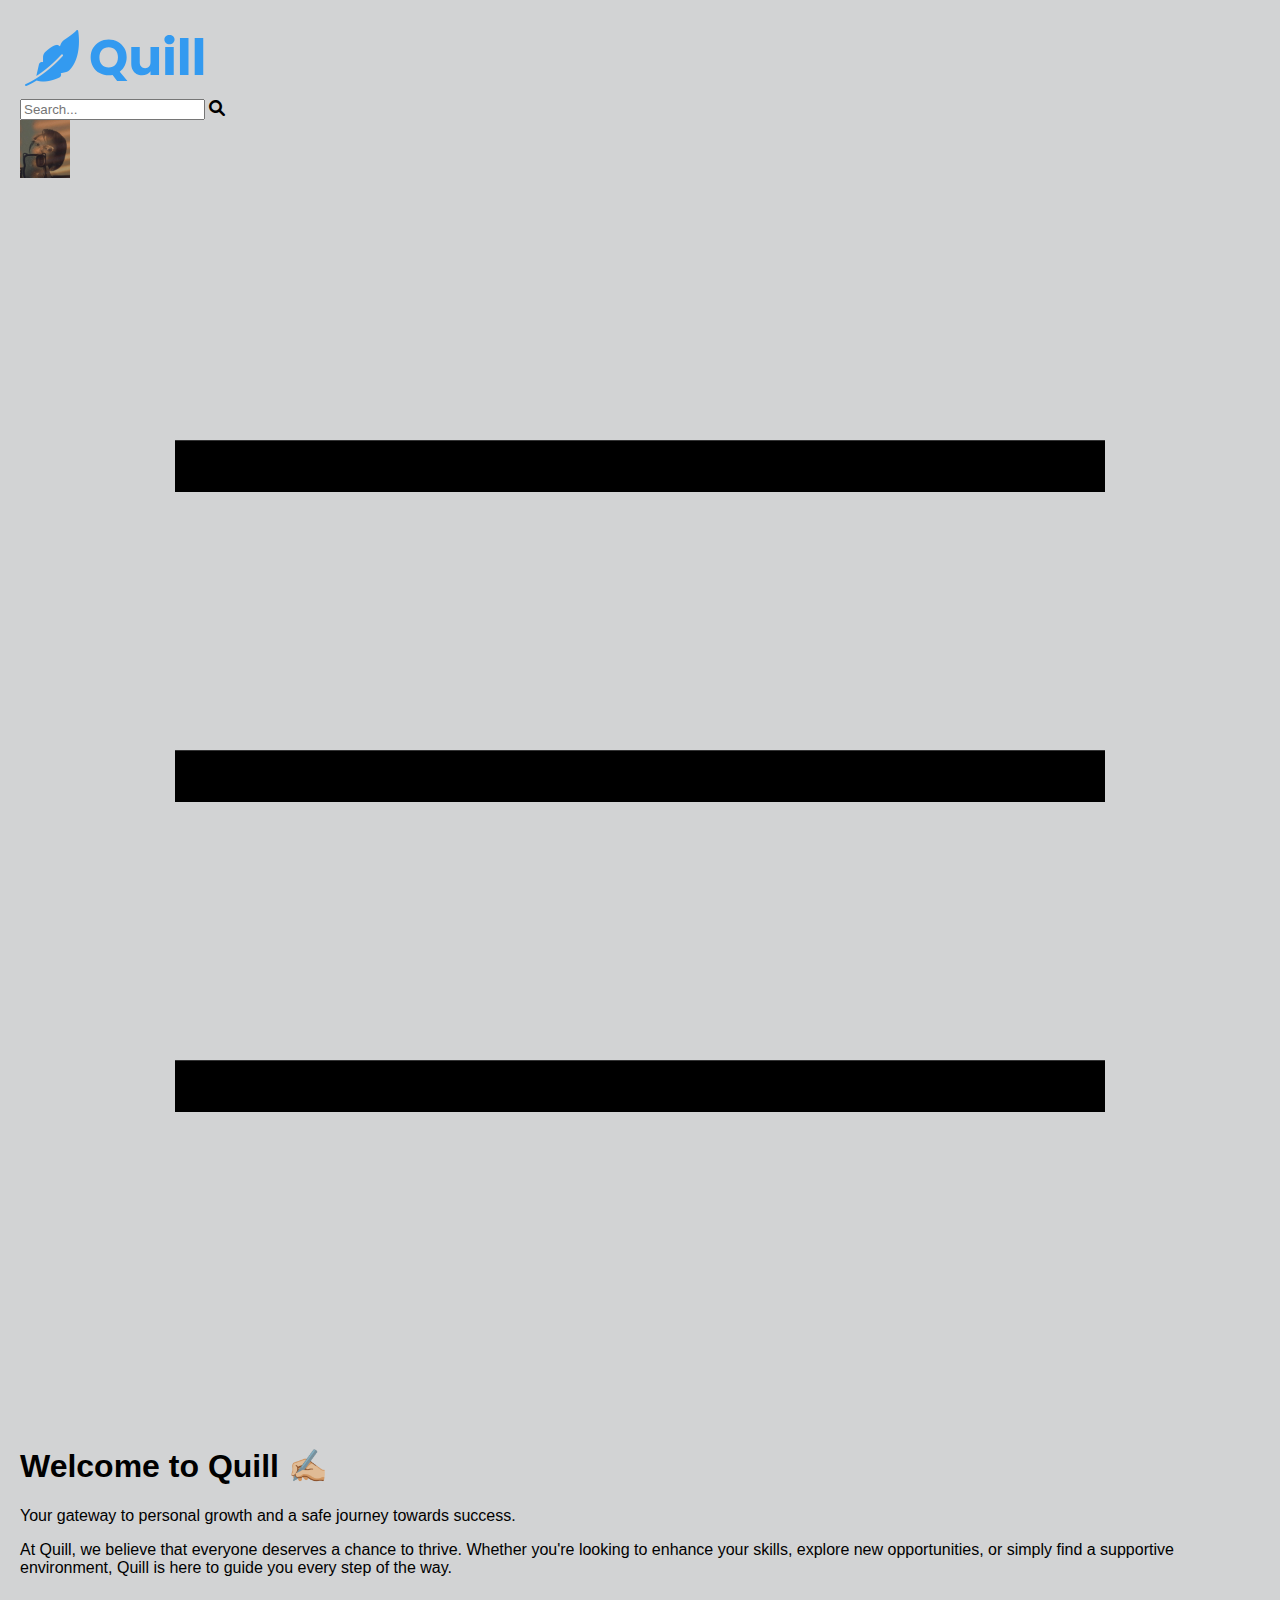
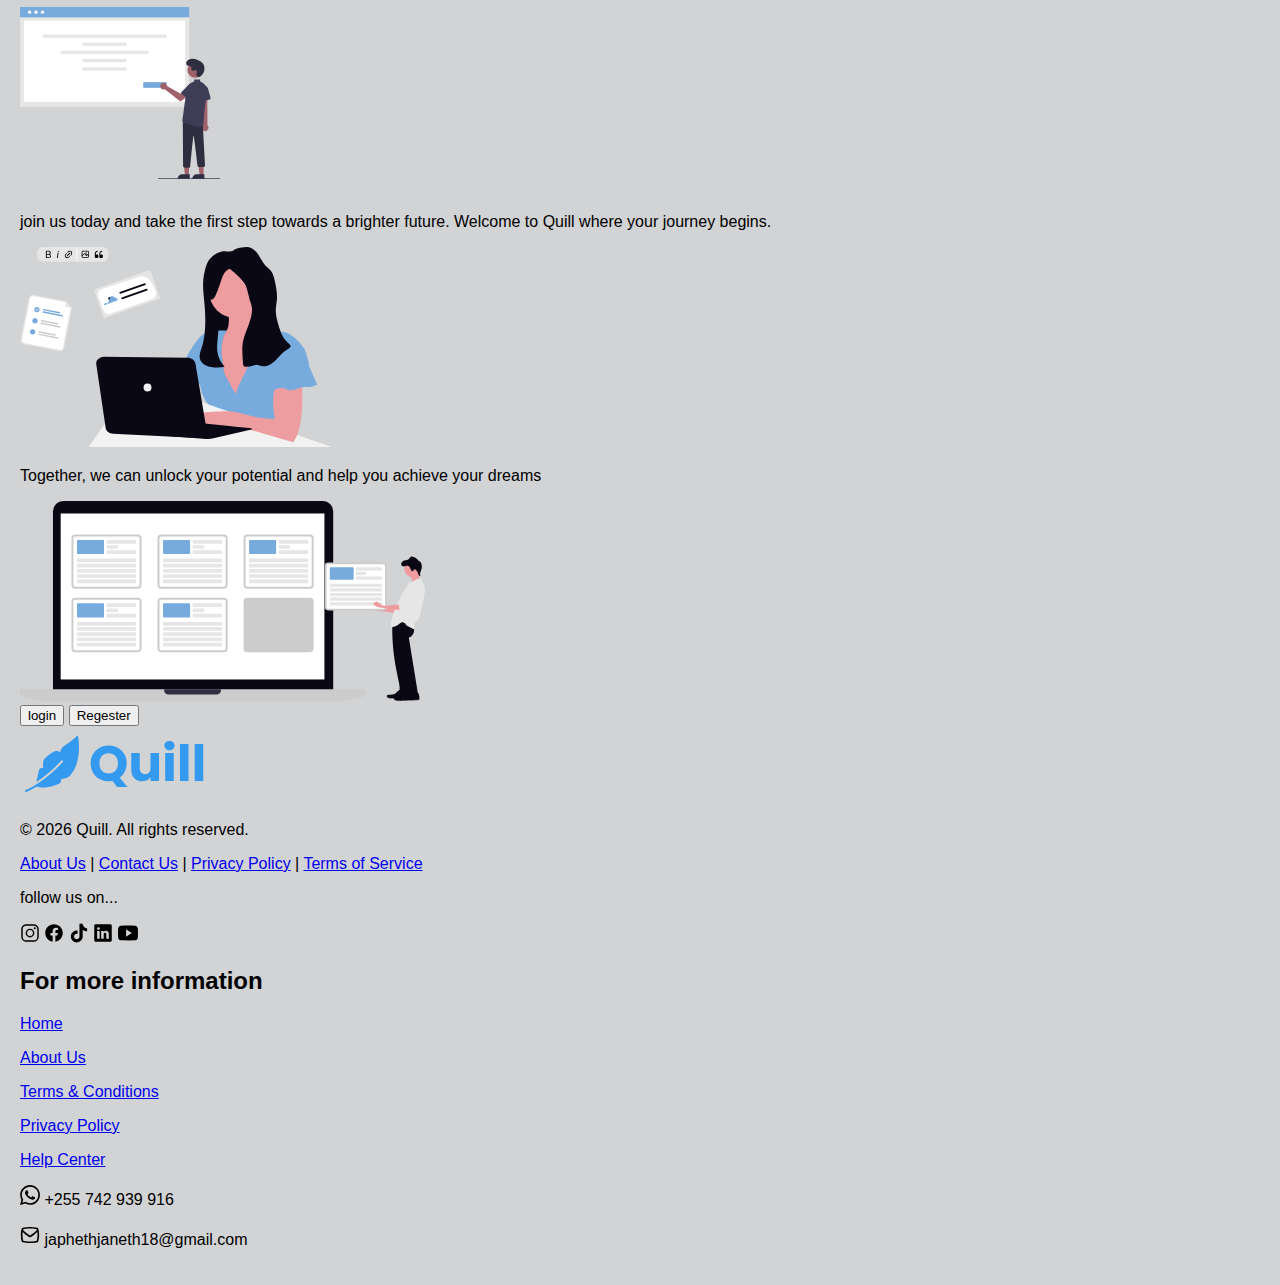
<file: index.html>
<!DOCTYPE html>
<html lang="en">
<head>
    <meta charset="UTF-8">
    <meta name="viewport" content="width=device-width, initial-scale=1.0">
    <link rel="icon" type="image/x-icon" href="images/quill.svg">
    <link rel="stylesheet" href="styles/first-page.css" type="text/css">
    <link rel="stylesheet" href="https://cdnjs.cloudflare.com/ajax/libs/font-awesome/6.0.0/css/all.min.css">
    <title>Quill</title>
</head>
<body>

<header>
    <div class="header">
        <img class="quill" src="images/quill.svg" alt="Quill Logo" id="logo"/>   

        <form action="/search-page" method="get">
            <div class="search-container">
                <input type="text" placeholder="Search..." name="search">
                <i class="fa fa-search"></i>
            </div>

        </form>
                <img id="image" src="images/me.png.jpeg" alt="icon me" width="50">
                <img class="hamburger-menu" src="images/hamburger-menu.svg" alt="Hamburger Menu">
    </div>


</header>

<main id="main">
    <div class="container">
        <div class="row">
            <div class="col text-center">
                <h1>Welcome to Quill ✍🏼</h1>
                <p>Your gateway to personal growth and a safe journey towards success.</p>
            </div>
        </div>

        <div class="row mt-4">
             <p class="graph-one">
                 At Quill, we believe that everyone deserves a chance to thrive. Whether you're looking to enhance your skills, explore new opportunities, or simply find a supportive environment, Quill is here to guide you every step of the way.
            </p>

            <img src="images/features_10.svg" alt="find your path" class="home-images" width="200px" height="200px"/>
        </div>

        <div class="row mt-4">
             <p>
                   join us today and take the first step towards a brighter future. Welcome to Quill  where your journey begins. 
            </p>

            <img src="images/features_9.svg" alt="find your path" class="home-images" height="200px"/>
        </div>

        <div class="row mt-4">
             <p>
                Together, we can unlock your potential and help you achieve your dreams            
            </p>

            <img src="images/features_11.svg" alt="find your path" class="home-images" height="200px"/>
        </div>

        </div>



        <div class="row mt-4">
            <div class="col text-center">
                <a href="login.html" class="button-login"><button>login</button></a>
                <a href="regester.html" class="button-regester"><button>Regester</button></a>
            </div>
        </div>
    </div>



</main>

<footer id="footer">

        <a href="#">
            <img class="Quill" src="images/quill.svg" alt="Quill">
        </a>
    <p>&copy; 2026 Quill. All rights reserved.</p>
        <div>
            <a id="about-policy" href="about-us.html">About Us</a> |
            <a id="about-policy" href="contact-us.html">Contact Us</a> |
            <a id="about-policy" href="privacy-policy.html">Privacy Policy</a> |
            <a id="about-policy" href="terms-of-service.html">Terms of Service</a>
        </div>

        <div>
        <p>follow us on... </p>
            <a class="social-media" href="https://www.instagram.com/janel.otta/"><img src="images/instagram.svg" alt="Instagram" width="20px"></a>
            <a class="social-media" href="https://www.facebook.com/"><img src="images/facebook.svg" alt="Facebook" width="20px"></a>
            <a class="social-media" href="https://www.tiktok.com/"><img src="images/tiktok.svg" alt="TikTok" width="20px"></a>
            <a class="social-media" href="https://www.linkedin.com/"><img src="images/linkedin.svg" alt="LinkedIn" width="20px"></a>
            <a class="social-media" href="https://www.youtube.com/"><img src="images/youtube.svg" alt="YouTube" width="20px"></a>

        </div>    <div id="footer-links">
        <h2>For more information</h2>
        <p><a href="index.html">Home</a></p>
        <p><a href="about-us.html">About Us</a></p>
    </div>

    <div id="legal-links">
        <p><a href="terms-of-service.html">Terms & Conditions</a></p>
        <p><a href="privacy-policy.html">Privacy Policy</a></p>
        <p><a href="help-center.html">Help Center</a></p>
    </div>

    <div id="contact-info">
        <p><a href="https://web.whatsapp.com/"><img src="images/whatsapp_icon.svg" alt="WhatsApp" width="20px"></a> +255 742 939 916</p> 
        <p><a href="mailto:yourname@example.com"><img src="images/envelope2.vsg.svg" alt="Email to us" width="20px"></a> japhethjaneth18@gmail.com</p>
    </div>



</footer>

</body>
</html>
</file>
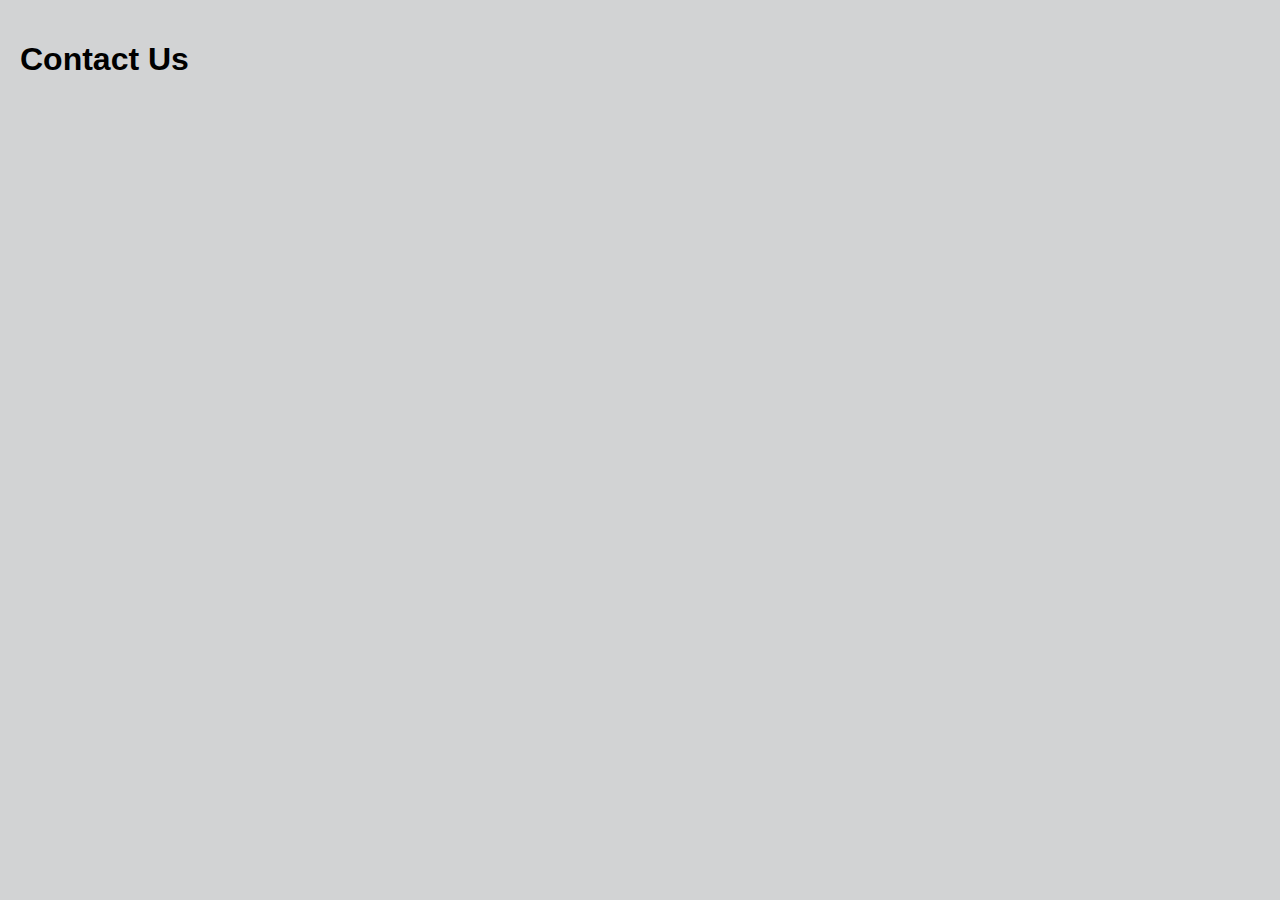
<file: contact-us.html>
<!DOCTYPE html>
<html lang="en">
<head>
    <meta charset="UTF-8">
    <meta name="viewport" content="width=device-width, initial-scale=1.0">
    <link rel="icon" type="image/x-icon" href="images/quill.svg">
    <link rel="stylesheet" href="styles/first-page.css" type="text/css">
    <title>Regester</title>
</head>
<body>
    <h1>Contact Us</h1>
    
</body>
</html>
</file>
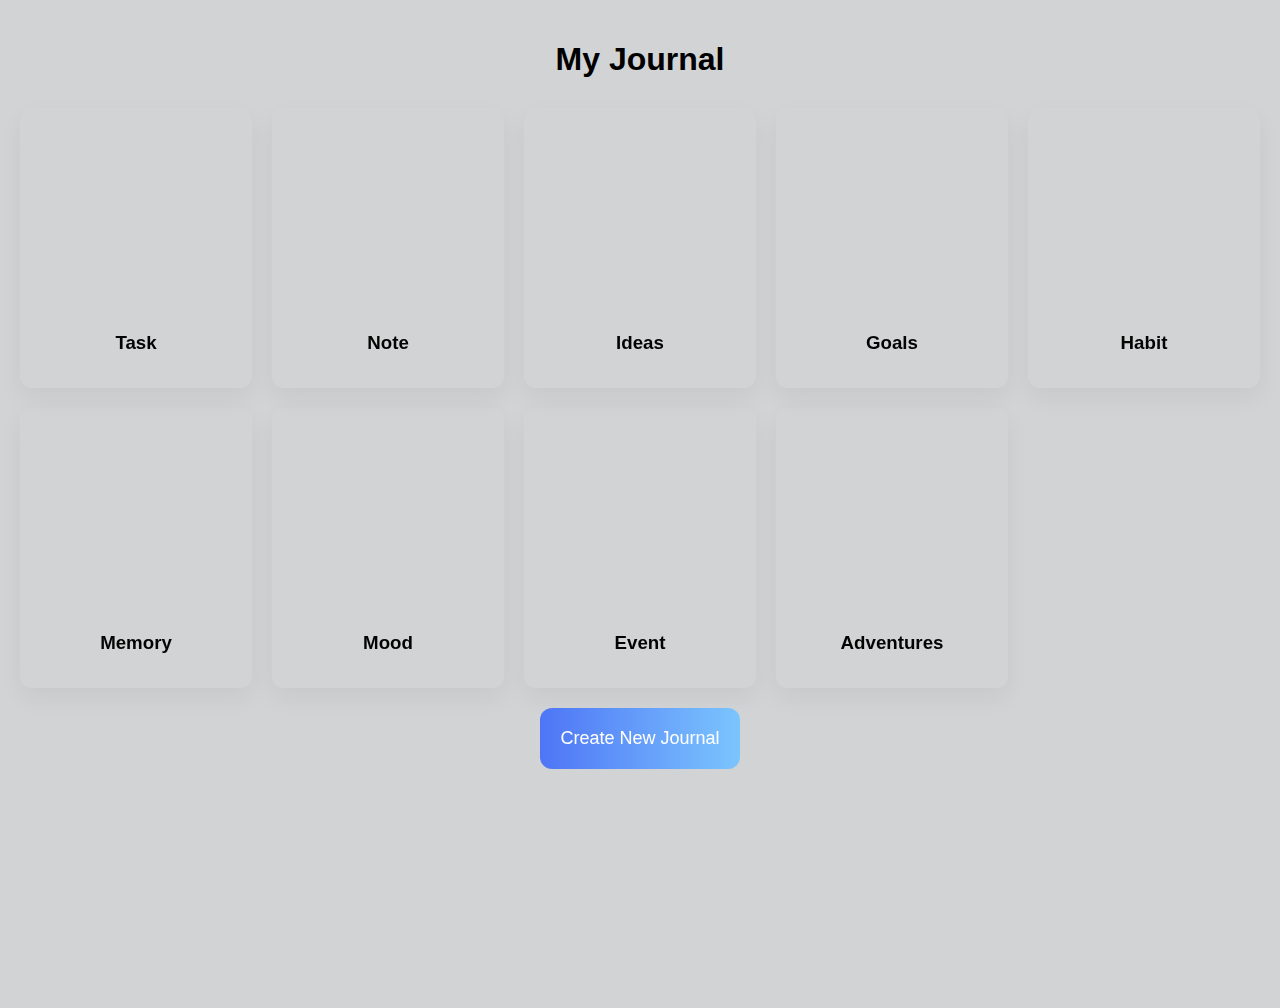
<file: create-journal.html>
<!DOCTYPE html>
<html lang="en">
<head>
    <meta charset="UTF-8">
    <meta name="viewport" content="width=device-width, initial-scale=1.0">
    <link rel="icon" type="image/x-icon" href="images/quill.svg">
    <link rel="stylesheet" href="styles/first-page.css" type="text/css">
    <script src="script.js" defer></script>
    <title>Create journal</title>

</head>
<body>

<h1 class="title">My Journal</h1>

<!-- JOURNAL CARDS -->
<div class="card-container">

  <!-- CARD -->
  <div class="card" onclick="openJournal('Task')">
    <div class="card-inner">
      <div class="card-front">
        <img src="images/tasks.svg" loading="lazy" class="swing-in"/>
        <h3>Task</h3>
      </div>
      <div class="card-back">
        <p>Plan and track your daily tasks and to-do lists.</p>
      </div>
    </div>
  </div>

  <div class="card" onclick="openJournal('Note')">
    <div class="card-inner">
      <div class="card-front">
        <img src="images/notes.svg" loading="lazy" class="swing-in delay-1"/>
        <h3>Note</h3>
      </div>
      <div class="card-back">
        <p>Quick notes, thoughts, and important reminders.</p>
      </div>
    </div>
  </div>

  <div class="card" onclick="openJournal('Ideas')">
    <div class="card-inner">
      <div class="card-front">
        <img src="images/idea.svg" loading="lazy" class="swing-in delay-2"/>
        <h3>Ideas</h3>
      </div>
      <div class="card-back">
        <p>Capture creative ideas before they disappear.</p>
      </div>
    </div>
  </div>

  <div class="card" onclick="openJournal('Goals')">
    <div class="card-inner">
      <div class="card-front">
        <img src="images/goals.svg" loading="lazy" class="swing-in"/>
        <h3>Goals</h3>
      </div>
      <div class="card-back">
        <p>Set goals and track your progress.</p>
      </div>
    </div>
  </div>

  <div class="card" onclick="openJournal('Habit')">
    <div class="card-inner">
      <div class="card-front">
        <img src="images/habit.svg" loading="lazy" class="swing-in delay-1"/>
        <h3>Habit</h3>
      </div>
      <div class="card-back">
        <p>Build and reflect on daily habits.</p>
      </div>
    </div>
  </div>

  <div class="card" onclick="openJournal('Memory')">
    <div class="card-inner">
      <div class="card-front">
        <img src="images/memory.svg" loading="lazy" class="swing-in"/>
        <h3>Memory</h3>
      </div>
      <div class="card-back">
        <p>Write down moments you never want to forget.</p>
      </div>
    </div>
  </div>

  <div class="card" onclick="openJournal('Mood')">
    <div class="card-inner">
      <div class="card-front">
        <img src="images/mood.svg" loading="lazy" class="swing-in"/>
        <h3>Mood</h3>
      </div>
      <div class="card-back">
        <p>Track how you feel emotionally each day.</p>
      </div>
    </div>
  </div>

  <div class="card" onclick="openJournal('Event')">
    <div class="card-inner">
      <div class="card-front">
        <img src="images/events.svg" loading="lazy" class="swing-in"/>
        <h3>Event</h3>
      </div>
      <div class="card-back">
        <p>Document important events and experiences.</p>
      </div>
    </div>
  </div>

  <div class="card" onclick="openJournal('Adventures')">
    <div class="card-inner">
      <div class="card-front">
        <img src="images/adventure.svg" loading="lazy" class="swing-in"/>
        <h3>Adventures</h3>
      </div>
      <div class="card-back">
        <p>Stories of trips, journeys, and discoveries.</p>
      </div>
    </div>
  </div>

</div>

  <div class="createNewJournal" onclick="openJournal('Adventures')">
    <div class="card-inner">
        <button onclick="createNewJournal('Adventures')">Create New Journal</button>
      </div>
  </div>

<!-- JOURNAL WRITING AREA -->
<div id="journalArea" class="journal hidden">
  <h2 id="journalTitle"></h2>
  <textarea placeholder="Write your journal here..."></textarea>
  <button onclick="closeJournal()">Close</button>
</div>

<script src="script.js"></script>
</body>
</html>
</file>
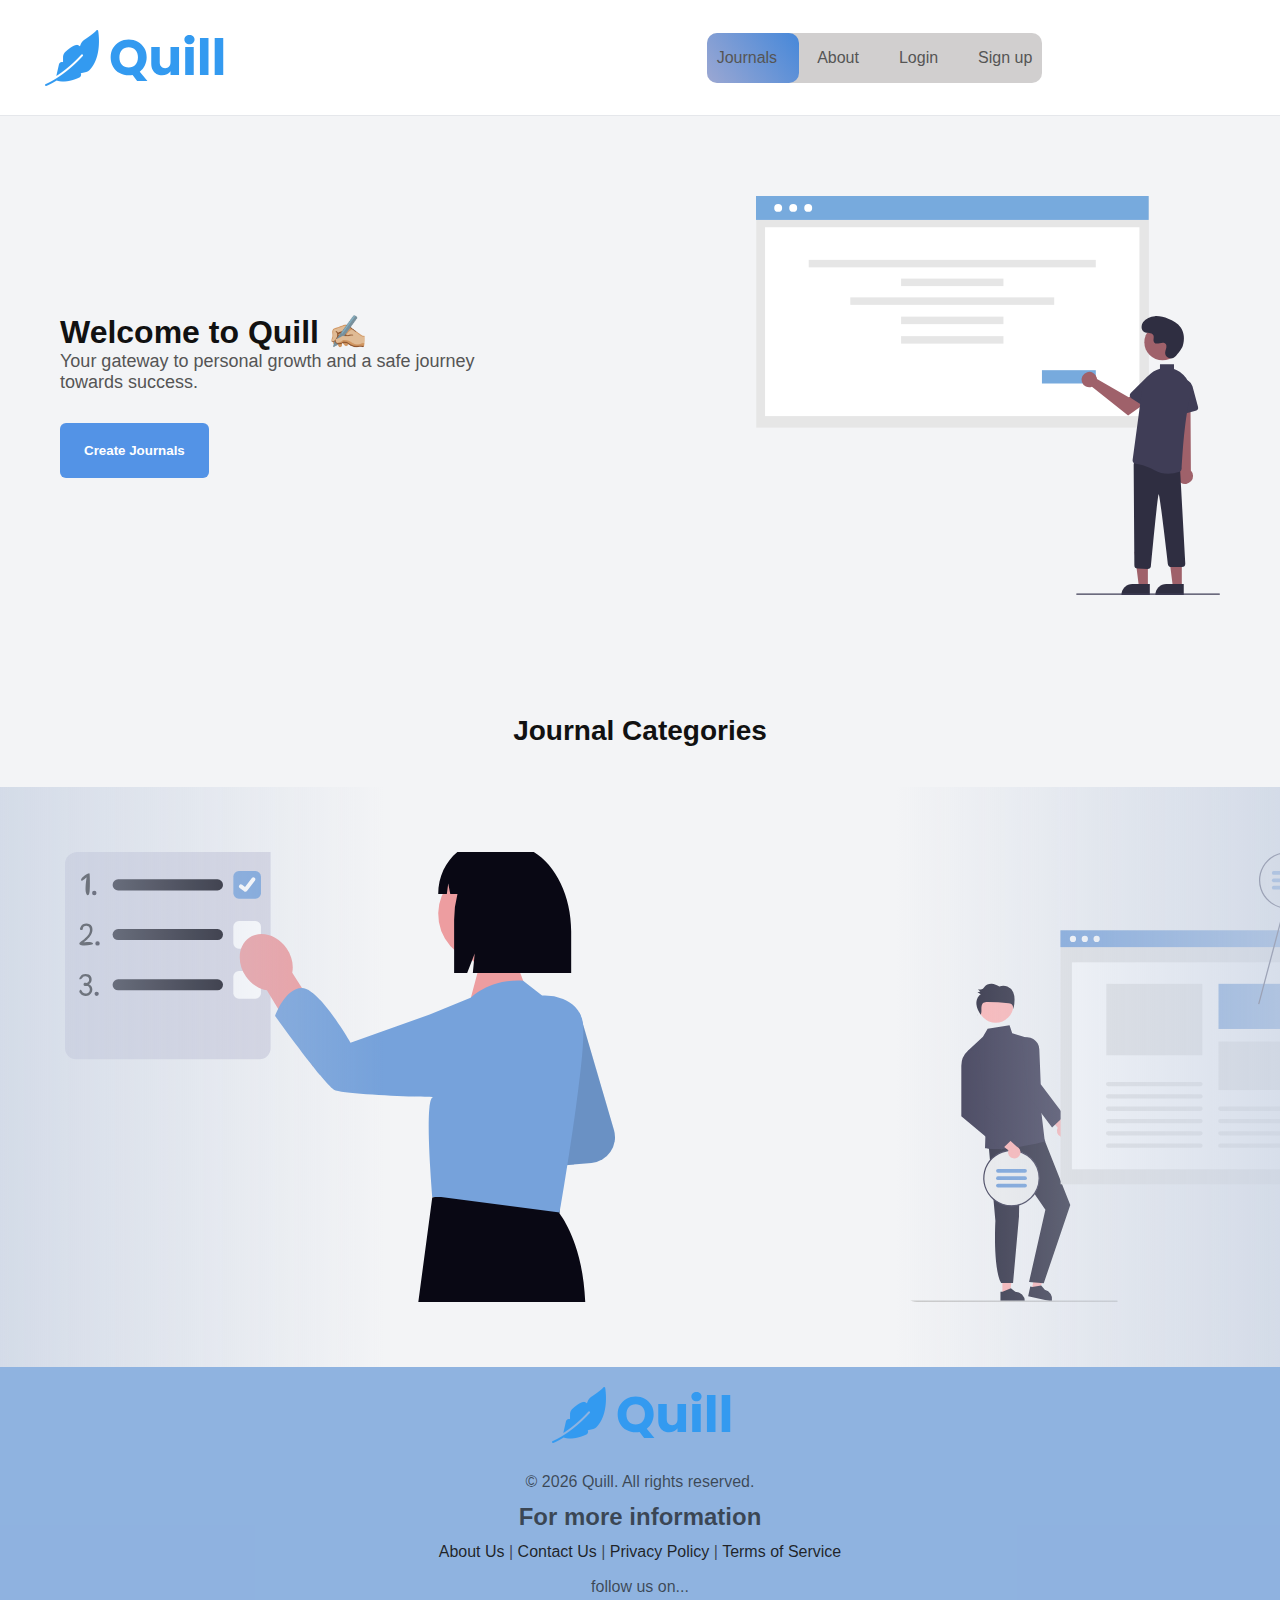
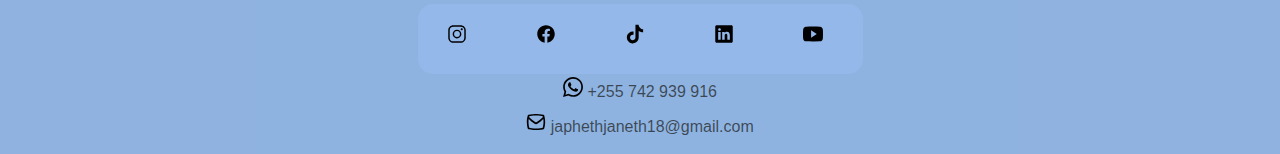
<file: eg.html>
<!DOCTYPE html>
<html lang="en">
<head>
  <meta charset="UTF-8">
  <title>Quill</title>
  <meta name="viewport" content="width=device-width, initial-scale=1.0">
  <link rel="icon" type="image/x-icon" href="images/quill.svg">
  <script src="script.js" defer></script>
  <link rel="stylesheet" href="eg.css">
</head>
<body>

<header>
<!-- Menu Icon -->
<div class="menu-icon" onclick="openSidebar()">☰</div>

<!-- Overlay -->
<div id="overlay" class="overlay" onclick="closeSidebar()"></div>

<!-- Sidebar -->
<div id="sidebar" class="sidebar">
            <a href="create-journal.html">Journals</a>
            <a href="about-us.html">About</a>
            <a href="login.html">Login</a>
            <a href="sign-up.html">Sign up</a>

</div>

<img class="quill-logo" src="images/quill.svg" alt="Quill Logo"> 
<nav>

    <a href="create-journal.html">Journals</a>
    <a href="about-us.html">About</a>
    <a href="login.html">Login</a>
    <a href="sign-up.html">Sign up</a>
    <span></span>
  </nav>  
</header>

<section class="hero">
  <div class="hero-text">
                <h1>Welcome to Quill ✍🏼</h1>
                <p>Your gateway to personal growth and a safe journey towards success.</p>
    <div class="nav-buttons">
                <button class="btn">
            <a href="create-journal.html">Create Journals</a>
        </button> 
        

    </div>

  </div>

  <!-- Illustration -->
  <img src="images/features_10.svg" alt="Research illustration" loading="lazy">
</section>

<section class="section">
  <h3>Journal Categories</h3>

  <div class="tag-list">
    <div class="inner">
          <!-- Flip Card 1 animation start -->
        <div class="flip-card">
        <div class="flip-card-inner">


        <!-- Front side -->
        <div class="flip-card-front">
        <img src="images/tasks.svg" alt="Task" loading="lazy">
        </div>


        <!-- Back side -->
        <div class="flip-card-back">
          <h2>✅ Task</h2>
          <p>What am i to do today?</p>
        </div>


        </div>
        </div>
        <!--  card 1 animation end  -->

          <!-- Flip Card 2 animation start -->
        <div class="flip-card">
        <div class="flip-card-inner">


        <!-- Front side -->
        <div class="flip-card-front">
        <img src="images/notes.svg" alt="Note" loading="lazy">
        </div>


        <!-- Back side -->
        <div class="flip-card-back">
          <h2>📝 Note</h2>
          <p>What should i remember? </p>
        </div>


        </div>
        </div>
        <!--  card 2 animation end  -->

          <!-- Flip Card 3 animation start -->
        <div class="flip-card">
        <div class="flip-card-inner">


        <!-- Front side -->
        <div class="flip-card-front">
        <img src="images/idea.svg" alt="Idea" loading="lazy">
        </div>


        <!-- Back side -->
        <div class="flip-card-back">
          <h2>💡 Idea</h2>
          <p>What do i have in mind? </p>
        </div>


        </div>
        </div>
        <!--  card animation end  -->

          <!-- Flip Card 4 animation start -->
        <div class="flip-card">
        <div class="flip-card-inner">


        <!-- Front side -->
        <div class="flip-card-front">
        <img src="images/goals.svg" alt="Goals" loading="lazy">
        </div>


        <!-- Back side -->
        <div class="flip-card-back">
          <h2> Goals</h2>
          <p>What am i to do today?</p>
        </div>


        </div>
        </div>
        <!--  card animation end  -->

          <!-- Flip Card 5 animation start -->
        <div class="flip-card">
        <div class="flip-card-inner">


        <!-- Front side -->
        <div class="flip-card-front">
        <img src="images/habit.svg" alt="Habit" loading="lazy">
        </div>


        <!-- Back side -->
        <div class="flip-card-back">
          <h2>Habit</h2>
          <p>Character Build</p>
        </div>


        </div>
        </div>
        <!--  card animation end  -->

          <!-- Flip Card 6 animation start -->
        <div class="flip-card">
        <div class="flip-card-inner">


        <!-- Front side -->
        <div class="flip-card-front">
        <img src="images/memory.svg" alt="Memory" loading="lazy">
        </div>


        <!-- Back side -->
        <div class="flip-card-back">
          <h2>🧠 Memory</h2>
          <p>What am i to do today?</p>
        </div>


        </div>
        </div>
        <!--  card animation end  -->

          <!-- Flip Card 7 animation start -->
        <div class="flip-card">
        <div class="flip-card-inner">


        <!-- Front side -->
        <div class="flip-card-front">
        <img src="images/mood.svg" alt="Mood" loading="lazy">
        </div>


        <!-- Back side -->
        <div class="flip-card-back">
          <h2>🙂 Mood</h2>
          <p>How do i feel?</p>
        </div>


        </div>
        </div>
        <!--  card animation end  -->

          <!-- Flip Card 8 animation start -->
        <div class="flip-card">
        <div class="flip-card-inner">


        <!-- Front side -->
        <div class="flip-card-front">
        <img src="images/events.svg" alt="Events" loading="lazy">
        </div>


        <!-- Back side -->
        <div class="flip-card-back">
          <h2>Events</h2>
          <p>What's poppin?</p>
        </div>


        </div>
        </div>
        <!--  card animation end  -->

          <!-- Flip Card 9 animation start -->
        <div class="flip-card">
        <div class="flip-card-inner">


        <!-- Front side -->
        <div class="flip-card-front">
        <img src="images/adventure.svg" alt="Adventures" loading="lazy">
        </div>


        <!-- Back side -->
        <div class="flip-card-back">
          <h2>🌍 Adventures</h2>
          <p>Where do i want to go?</p>
        </div>


        </div>
        </div>
        <!--  card animation end  -->

</div>
    <div class="fade"></div>
 </div>

</section>

<footer>
          <a href="#">
            <img class="Quill" src="images/quill.svg" alt="Quill">
        </a>
    <p>&copy; 2026 Quill. All rights reserved.</p>
        <div>
                    <h2>For more information</h2>
            <a id="about-policy" href="about-us.html">About Us</a> |
            <a id="about-policy" href="contact-us.html">Contact Us</a> |
            <a id="about-policy" href="privacy-policy.html">Privacy Policy</a> |
            <a id="about-policy" href="terms-of-service.html">Terms of Service</a>
        </div>


                <p>follow us on... </p>
    <nav id="footer-nav">
        <div class="navbar">
            <a class="social-media" href="https://www.instagram.com/janel.otta/"><img src="images/instagram.svg" alt="Instagram"></a> 
            <p id="tooltip">Instagram</p>
        </div>

        <div class="navbar">
            <a class="social-media" href="https://www.facebook.com/"><img src="images/facebook.svg" alt="Facebook"></a>
            <p id="tooltip">Facebook</p>
          </div>
        
          <div class="navbar">
               <a class="social-media" href="https://www.tiktok.com/"><img src="images/tiktok.svg" alt="TikTok"></a>
               <p id="tooltip">TikTok</p>
          </div>

          <div class="navbar">
              <a class="social-media" href="https://www.linkedin.com/"><img src="images/linkedin.svg" alt="LinkedIn"></a>
              <p id="tooltip">LinkedIn</p>
          </div>

          <div class="navbar">
               <a class="social-media" href="https://www.youtube.com/"><img src="images/youtube.svg" alt="YouTube"></a>
              <p id="tooltip">YouTube</p>
          </div>

    </nav>    
        

    <div id="contact-info">
        <p><a href="https://web.whatsapp.com/"><img src="images/whatsapp_icon.svg" alt="WhatsApp" width="20px"></a> +255 742 939 916</p> 
        <p><a href="https://mail.google.com/mail/u/0/#inbox"><img src="images/envelope2.vsg.svg" alt="Email to us" width="20px"></a> japhethjaneth18@gmail.com</p>
    </div>



</footer>

</body>
</html>
</file>
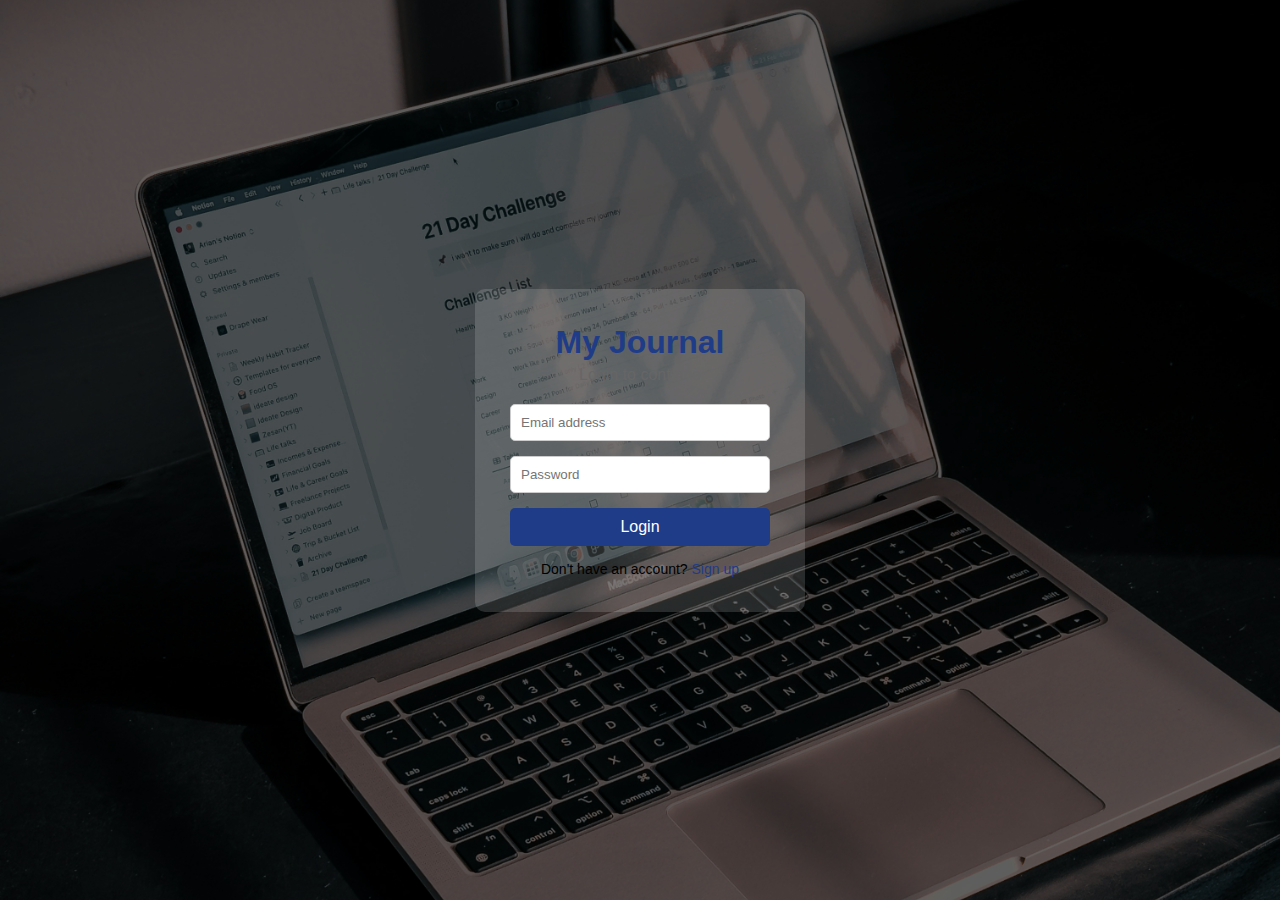
<file: login-2.html>
<!DOCTYPE html>
<html lang="en">
<head>
  <meta charset="UTF-8">
  <title>Journal Login</title>
  <link rel="stylesheet" href="style.css">
</head>
<body>

  <div class="background">
    <div class="login-card">
      <h1>My Journal</h1>
      <p class="subtitle">Login to continue</p>

      <form>
        <input type="email" placeholder="Email address" required>
        <input type="password" placeholder="Password" required>

        <button type="submit">Login</button>
      </form>

      <p class="footer-text">
        Don't have an account? <a href="#">Sign up</a>
      </p>
    </div>
  </div>

</body>
</html>
</file>
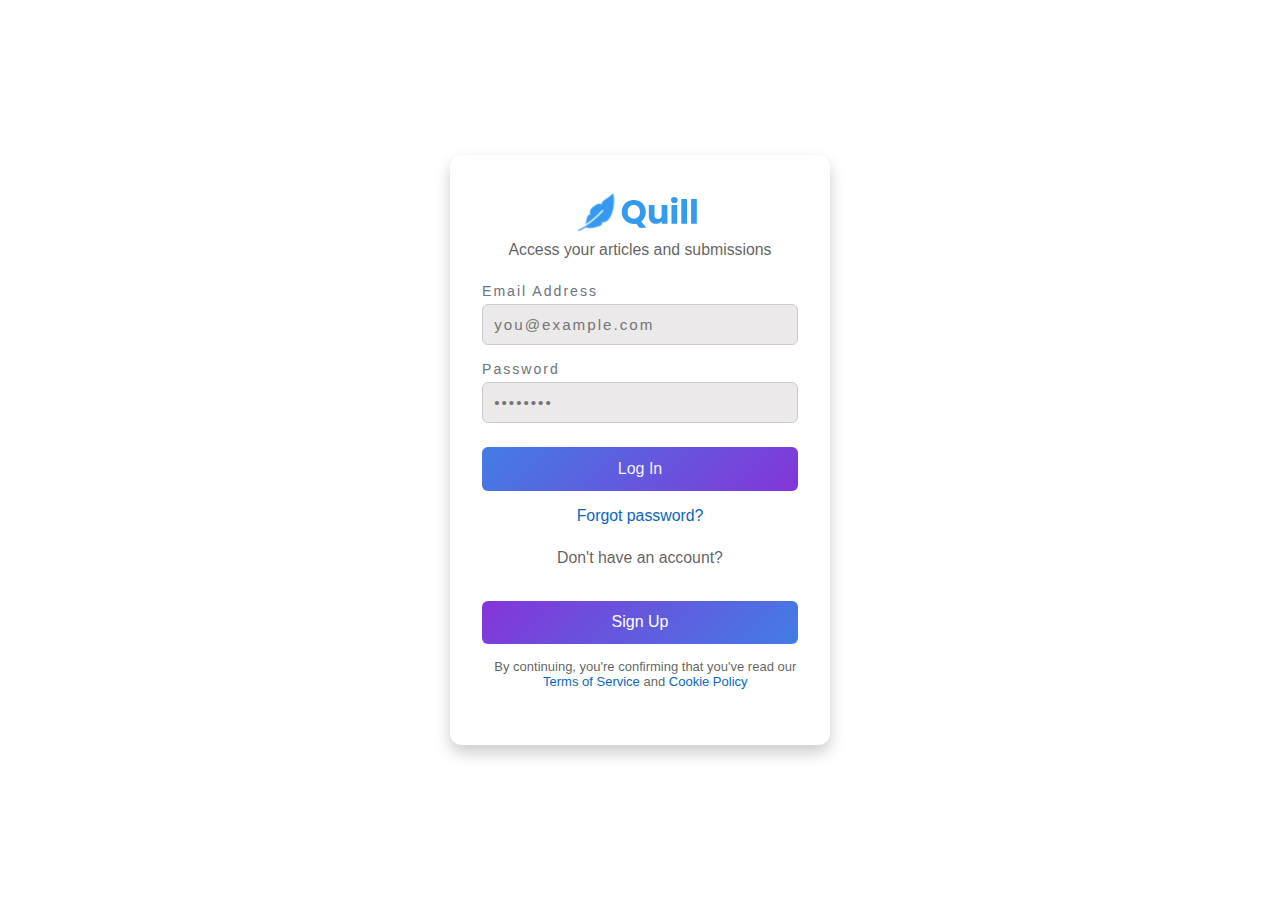
<file: login.html>
<!DOCTYPE html>
<html lang="en">
<head>
  <meta charset="UTF-8" />
  <meta name="viewport" content="width=device-width, initial-scale=1.0" />
  <link rel="icon" type="image/x-icon" href="images/quill.svg">
  <link rel="stylesheet" href="styles/login.css" type="text/css" />
  <title>Quill | Login</title>
</head>
<body>

  <div class="login-card">
        <nav>
            <a href="index.html"><img class="Logo" src="images/quill.svg" alt="Quill Logo" width="100" height="50"></a>
        </nav>
        <p>Access your articles and submissions</p>

    <form action="https://httpbin.org/get">
        <div class="form-group">
        <label for="email">Email Address</label>
        <input type="email" id="email" placeholder="you@example.com" required />
      </div>

      <div class="form-group">
        <label for="password" >Password</label>
        <input type="password" id="password" placeholder="••••••••" required />
      </div>

      <button type="submit" class="login-btn">Log In</button>
    </form>

    <div class="extra-links">
      <p><a href="#">Forgot password?</a></p>
    </div>
          <p>Don't have an account?</p>
         <button id="sign-up"><a id="extra-links" href="sign-up.html">Sign Up</a></button>
       
         <div id="agreements">
            <p>By continuing, you're confirming that you've read our <a href="terms-of-service.html">Terms of Service</a> and <a href="cookie-policy.html">Cookie Policy</a></p>
        </div>

  </div>
</body>
</html>
</file>
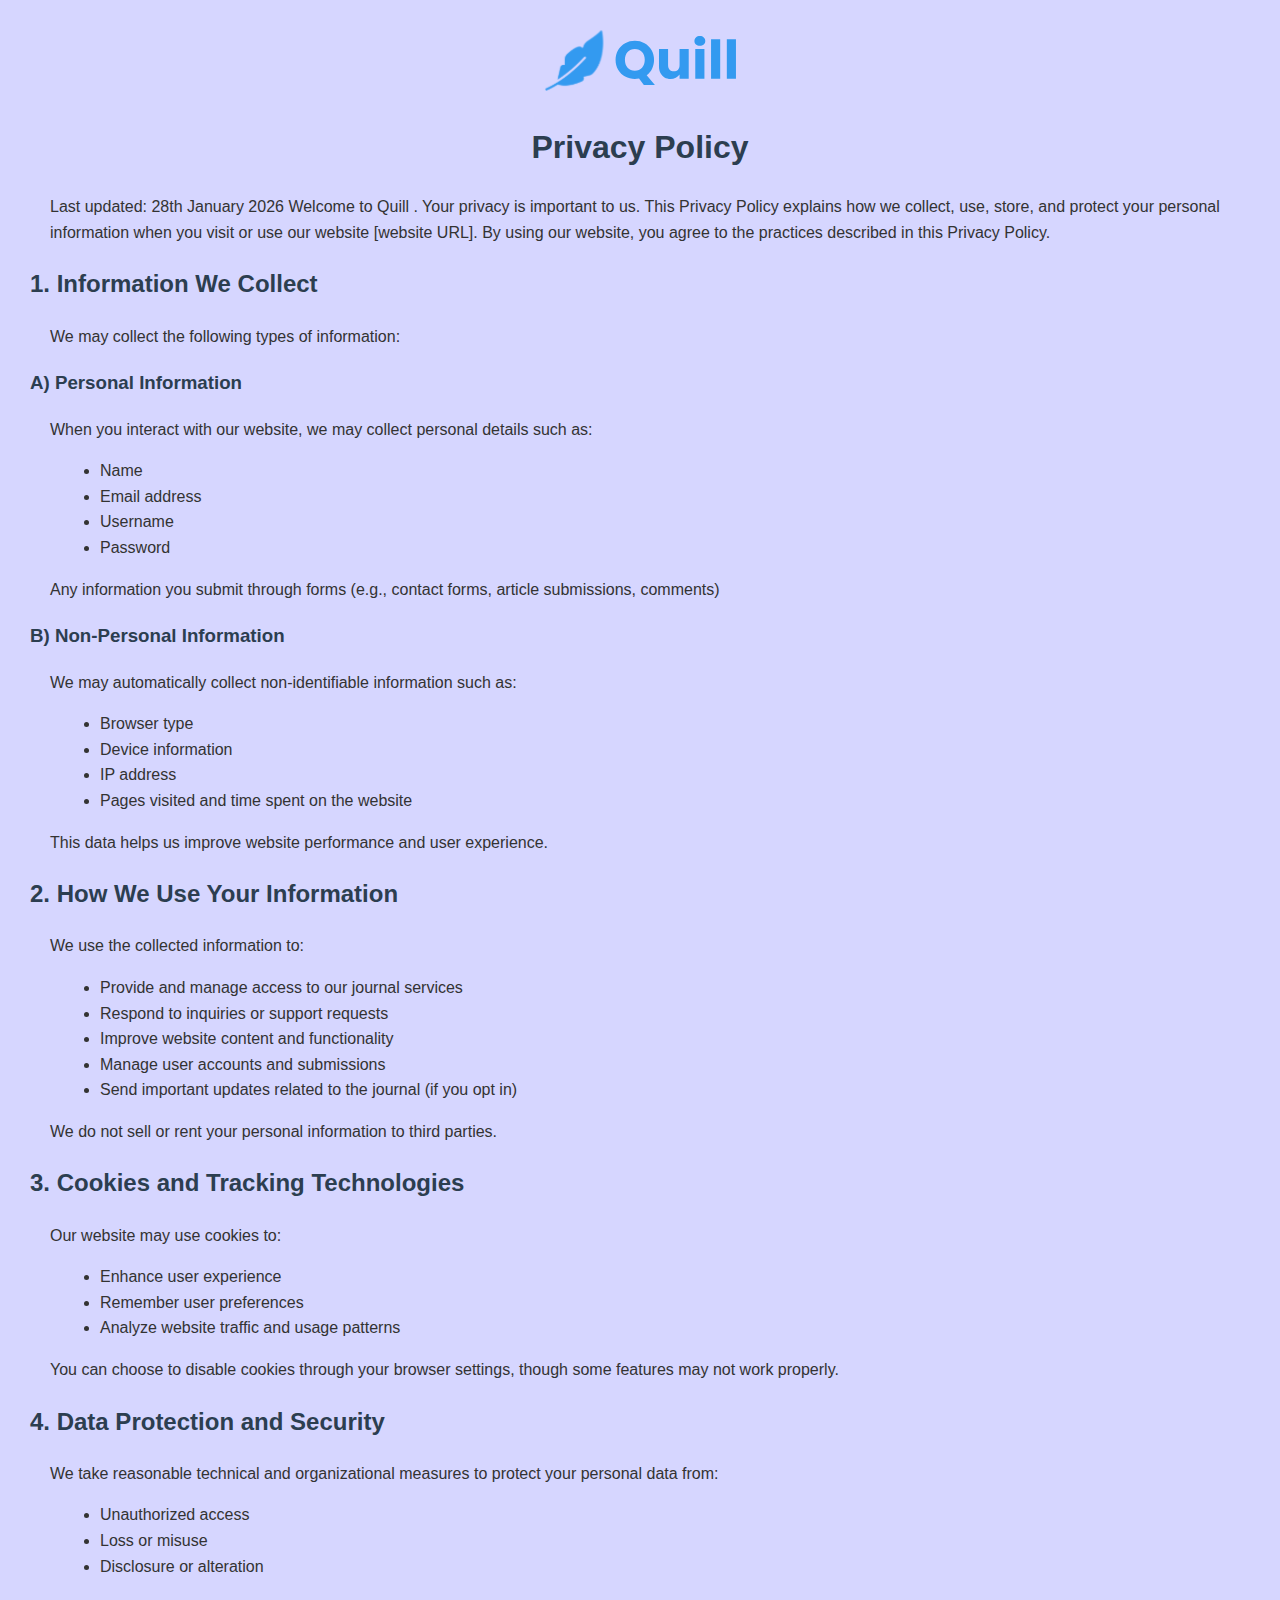
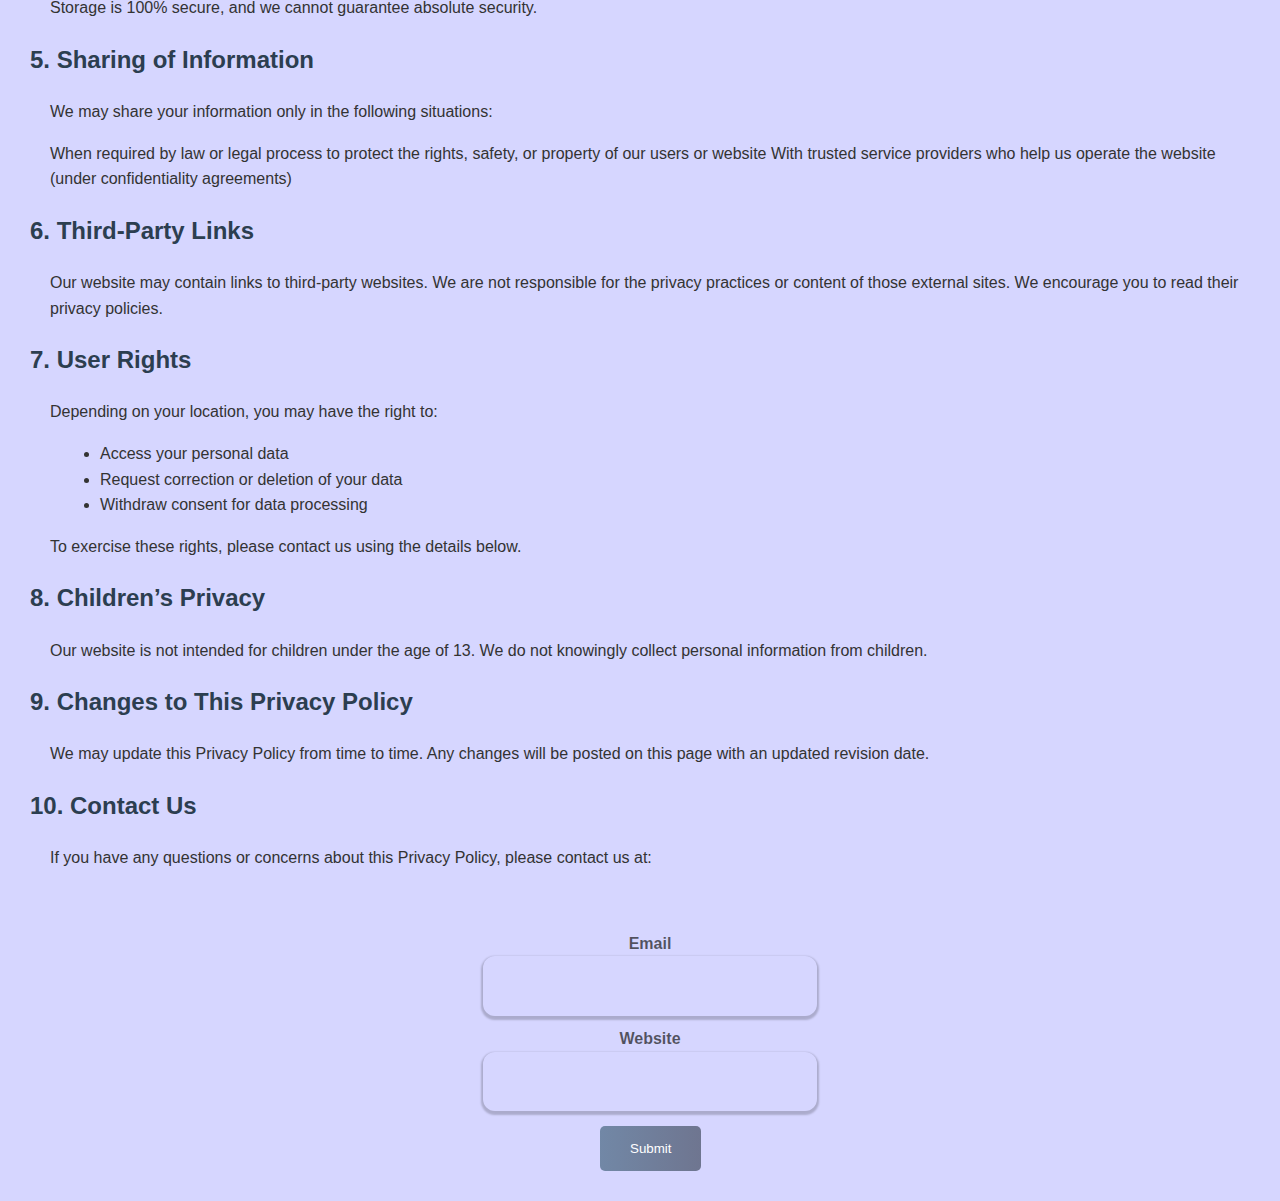
<file: privacy-policy.html>
<!DOCTYPE html>
<html lang="en">
<head>
    <meta charset="UTF-8">
    <meta name="viewport" content="width=device-width, initial-scale=1.0">
    <title>Privacy Policy</title>

    <style>
        body {
            background-color: color-mix(in srgb, rgba(0, 0, 255, 0.805) 20%, white);
            font-family: Arial, sans-serif;
            margin: 20px;
            line-height: 1.6;
            color: #333;
        }

        img {
            width:200px; 
            height: auto;
            display: block; 
            margin: 0 auto 20px auto;
        }

        h1 {
            text-align: center;
            color: #2c3e50;
        }

         h2, h3 {
            margin-left: 10px;
            color: #2c3e50;
        }
        ul {
            margin-left: 40px;
            list-style-type: disc;
        }
        p {
            margin-left: 30px;
            margin-bottom: 15px;
        }

        label {
            display: block;
            margin-top: 10px;
            font-weight: bold;
        }

        input {
            all: unset;
            width: 300px;
            padding: 15px;
            border-radius: 12px;
            border: 2px solid transparent;
            box-shadow: 0px 2px 2px 2px rgba(0, 0, 0, 0.2);
            transition: border .3s ease-in-out;
        }


        input:focus {
            border-color: #5276ebc2;
        }

        input::placeholder {
            font-size: 9rem ;
        }
        button {
            display: block;
            margin-left: 365px;
            margin-top: 15px;
            padding: 15px 30px;
            border-radius: 5px;
            background: linear-gradient(90deg, #526f8ac2, #4e576dc2);
            color: white;
            border: none;
            cursor: pointer;
        }

  @media (min-width:475.98px) and (max-width:767.98px) {

        button {
                width: 70px;
                height: 40px;
                font-size: 12px;    
                padding: 0;
                margin-left: 200px;
            }
        }

    @media (min-width: 760px) and (max-width: 991px) {
            button {
                margin-left: 460px;
            }
        }

    @media (min-width: 992px) and (max-width: 1199.98px) {
            button {
                margin-left: 480px;
            }
        }

    @media (min-width: 1200.1px) {
            button {
                margin-left: 570px;
            }
        }

        button:hover {
            background: linear-gradient(90deg,#688395c2, #626b89c2);
        }

        footer {
        text-align: center;
        width: 100%;
        padding: 10px;
        color: #151515af;
        margin-top: 40px;

        }
    </style>
</head>
<body>
    <img src="images/quill.svg" alt="Quill Logo">
    <h1>Privacy Policy</h1>
    <p>
        Last updated: 28th January 2026 Welcome to Quill . Your privacy is important to us. This Privacy Policy explains how we collect, use, store, and protect your personal information when you visit or use our website [website URL]. By using our website, you agree to the practices described in this Privacy Policy.
    </p>
<h2>1. Information We Collect</h2>

 <p>We may collect the following types of information:</p>
<h3>A) Personal Information</h3>

<p>When you interact with our website, we may collect personal details such as:</p>
<p>
    <ul>
        <li>Name</li>
        <li> Email address</li> 
        <li>Username</li> 
        <li>Password</li>
</ul>
</p>



    <p>Any information you submit through forms (e.g., contact forms, article submissions, comments)</p>

<h3>B) Non-Personal Information</h3>

<p>We may automatically collect non-identifiable information such as:</p>
        <ul>
            <li>Browser type</li>
            <li> Device information</li>
            <li>IP address</li>
            <li>Pages visited and time spent on the website</li>
        </ul>

<p>This data helps us improve website performance and user experience.</p>  

<h2>2. How We Use Your Information</h2>

<p>We use the collected information to:</p>

<ul>
    <li>Provide and manage access to our journal services</li>
    <li>Respond to inquiries or support requests</li>
    <li>Improve website content and functionality</li>
    <li>Manage user accounts and submissions</li>
    <li>Send important updates related to the journal (if you opt in)</li>
</ul>

<p>We do not sell or rent your personal information to third parties.
</p>
<h2>3. Cookies and Tracking Technologies</h2>

<p>Our website may use cookies to:</p>

<ul>
    <li>Enhance user experience</li>
    <li>Remember user preferences</li>
    <li>Analyze website traffic and usage patterns</li>
</ul>

<p>You can choose to disable cookies through your browser settings, though some features may not work properly.</p>

<h2>4. Data Protection and Security</h2>

<p>We take reasonable technical and organizational measures to protect your personal data from:</p>

<ul>
    <li>Unauthorized access</li>
    <li>Loss or misuse</li>
    <li>Disclosure or alteration</li>
</ul>

<p>Storage is 100% secure, and we cannot guarantee absolute security.</p>
</p>
<h2>5. Sharing of Information</h2>
<p>We may share your information only in the following situations:</p>

<p>When required by law or legal process to protect the rights, safety, or property of our users or website 
     With trusted service providers who help us operate the website (under confidentiality agreements) <br>
</p>


<h2>6. Third-Party Links</h2>

<p>Our website may contain links to third-party websites. We are not responsible for the privacy practices or content of those external sites. We encourage you to read their privacy policies.</p>
<h2>7. User Rights</h2>

<p>Depending on your location, you may have the right to:</p>

<ul>
    <li>Access your personal data</li>
    <li>Request correction or deletion of your data</li>
    <li>Withdraw consent for data processing</li>
</ul>

<p>To exercise these rights, please contact us using the details below.</p>

<h2>8. Children’s Privacy</h2>

<p>Our website is not intended for children under the age of 13. We do not knowingly collect personal information from children.</p>

<h2>9. Changes to This Privacy Policy</h2>
<p>We may update this Privacy Policy from time to time. Any changes will be posted on this page with an updated revision date.</p>

<h2>10. Contact Us</h2>

<p>If you have any questions or concerns about this Privacy Policy, please contact us at:</p>


    <footer>
        <form action="https://httpbin.org/get">
          <label for="email">Email</label>
          <input type="email" id="email" required>

          <label for="website">Website</label>
          <input type="url" id="website" required>

          <button>Submit</button>
        </form>
    </footer>

</body>
</html>
</file>
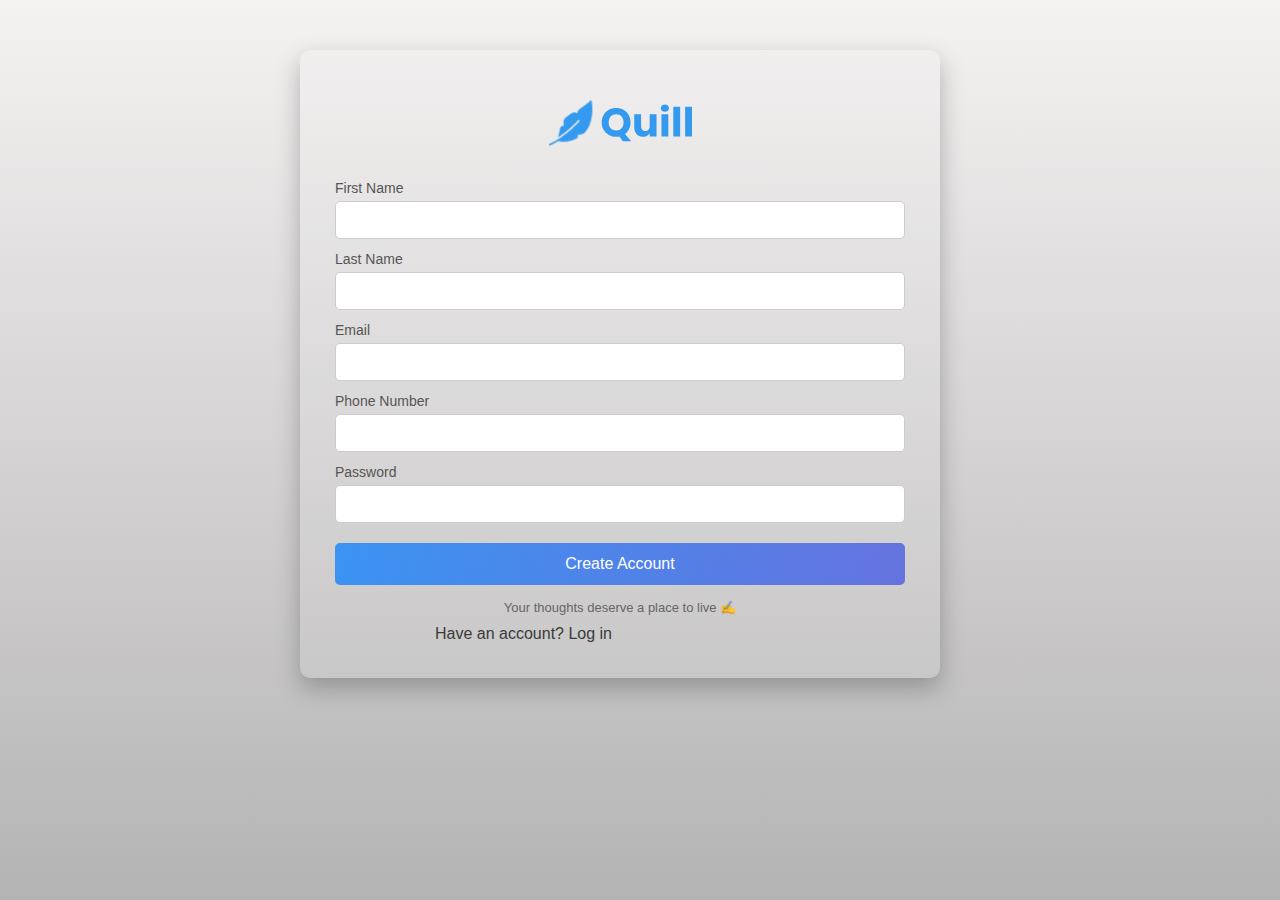
<file: sign-up.html>
<!DOCTYPE html>
<html lang="en">
<head>
  <meta charset="UTF-8">
  <title>Quill | Sign up</title>
    <meta name="viewport" content="width=device-width, initial-scale=1.0"> 
    <link rel="icon" type="image/x-icon" href="images/quill.svg">
    <link rel="stylesheet" href="styles/contact-us.css" type="text/css">   
</head>
<body>



      <div class="form-container">
        <img class="quill" src="images/quill.svg" alt="Quill" width="150" height="75">
    <form action="https://httpbin.org/get">
        <label for="firstName">First Name</label>
          <input type="text" id="firstName" required>

          <label for="lastName">Last Name</label>
          <input type="text" id="lastName" required>

          <label for="email">Email</label>
          <input type="email" id="email" required>

          <label for="phone">Phone Number</label>
          <input type="tel" id="phone" required>

          <label for="password">Password</label>
          <input type="password" id="password" required>

          <button type="submit" class="pan-btn">Create Account</button>
        </form>

        <div class="footer-text">
          Your thoughts deserve a place to live ✍️
        </div>

        <p id="login-link">Have an account? <a href="login.html">Log in</a>
        </p>
      </div>

    </div>
  </div>


</body>
</html>
</file>
<file: styles/first-page.css>
/* this is the css file */
body {
  font-family: Arial, sans-serif;
  background-color: rgba(162, 164, 166, 0.485);
  margin: 0;
  padding: 20px;
}

.title {
  text-align: center;
  margin-bottom: 30px;
}

.card-container {
  display: grid;
  grid-template-columns: repeat(auto-fit, minmax(220px, 1fr));
  gap: 20px;
}

.card {
  perspective: 1000px;
  cursor: pointer;
}

.card-inner {
  width: 100%;
  height: 280px;
  position: relative;
  transform-style: preserve-3d;
  transition: transform 0.7s;
}

.card:hover .card-inner {
  transform: rotateY(180deg);
}

.card-front,
.card-back {
  position: absolute;
  width: 100%;
  height: 100%;
  backface-visibility: hidden;
  border-radius: 12px;
  overflow: hidden;
  box-shadow: 0 10px 25px rgba(0,0,0,0.05);
}

.card-front {
  color: rgb(4, 3, 3);
}

.card-front img {
  width: 100%;
  height: 75%;
  object-fit: cover;
}

.card-front h3 {
  text-align: center;
  margin-top: 10px;
}

.card-back {
  width: 85%;
  height: 90%;
  background: linear-gradient(54deg, color-mix(in srgb, rgba(0, 0, 255, 0.805) 20%, white), #689ee1c6);
  color: #333;
  transform: rotateY(180deg);
  display: flex;
  align-items: center;
  justify-content: center;
  padding: 20px;
  text-align: center;
}

/* JOURNAL AREA */
.journal {
  position: fixed;
  inset: 0;
  background: rgba(0,0,0,0.6);
  display: flex;
  flex-direction: column;
  align-items: center;
  justify-content: center;
}

.journal textarea {
  width: 80%;
  height: 300px;
  padding: 15px;
  font-size: 16px;
}

.journal button {
  margin-top: 15px;
  padding: 10px 25px;
  border: none;
  background: linear-gradient(90deg, #cd5cf2d5,#6a82efdc);
  color: white;
  border-radius: 6px;
  cursor: pointer;
}

.journal button:hover {
    background: linear-gradient(
    270deg,
    #007bffb7,
    #00c6ffb7,
    #7524cbb7,
    #007bffb7
  );
  background-size: 600% 600%;

  /* Animation */
  animation: bg-pan 6s ease infinite;
}

/* Background pan animation */
@keyframes bg-pan {
  0% {
    background-position: 0% 50%;
  }
  50% {
    background-position: 100% 50%;
  }
  100% {
    background-position: 0% 50%;
  }
}

    .pan-btn {
        animation: none;
  }

  .pan-btn:hover {
        animation: bg-pan 3s ease infinite;
  }

  .pan-btn {
    transition: transform 0.3s ease;
  }

  .pan-btn:hover {
    transform: scale(1.05);
  }

/* swing-in animation entrance */

.hidden {
  display: none;
}

.gallery {
  display: flex;
  gap: 20px;
}

.gallery img {
  width: 200px;
  border-radius: 10px;
}

/* Swing-in animation */
.swing-in {
  opacity: 0;
  transform: rotate(-15deg) translateY(-50px);
  transform-origin: top center;
  animation: swingIn 1s ease-out forwards;
}

/* Delays for staggered effect */
.delay-1 {
  animation-delay: 0.3s;
}
.delay-2 {
  animation-delay: 0.6s;
}

/* Keyframes */
@keyframes swingIn {
  0% {
    opacity: 0;
    transform: rotate(-15deg) translateY(-50px);
  }
  60% {
    opacity: 1;
    transform: rotate(10deg) translateY(10px);
  }
  100% {
    opacity: 1;
    transform: rotate(0deg) translateY(0);
  }
}

.createNewJournal {
  perspective: 1000px;
  cursor: pointer;
  margin-top: 20px;
  text-align: center;
}

.createNewJournal button{
  padding: 20px 20px;
  text-align: center;
  border: none;
  background: linear-gradient(90deg, #4e75f6, #7bc5fe);
  color: white;
  border-radius: 12px;
  font-size: 18px;
  cursor: pointer;
}

.createNewJournal button:hover {
    background: linear-gradient(
    270deg,
    #007bffb7,
    #00c6ffb7,
    #7524cbb7,
    #007bffb7
  );
  background-size: 600% 600%;
  padding: 25px 25px;
  transition: 0.5s;

  /* Animation */
  animation: bg-pan 6s ease infinite;
}
</file>
<file: eg.css>
*{
      box-sizing: border-box;
      margin: 0;
      padding: 0;
    }
    
    html {
      width: 100%;
      height: 100%;
    }
    
    body {
      width: 100%;
      margin: 0;
      font-family: 'Inter', sans-serif;
      color: #111;
      background-color: #f3f4f6;
    }
/* hello samuel..*/
    /* HEADER */
    header {
      background: #ffffff;
      width: 100%;
      display: flex;
      margin: auto;
      align-items: center;
      padding: 20px 40px;
      border-bottom: 1px solid #e5e7eb;
    }

    header h1 {
      color: #1e40af;
      font-size: 24px;
    }


    nav {
      position: relative;
      width: 400px;
      height: 50px;
      background: #c4c2c2c8;
      border-radius: 10px;
      margin-left: 480px;
      display: flex;
      justify-content: center;
      align-items: center;
    }

    nav a {
      position: relative;
      display: inline-block;
      font-size: 1em;
      font-weight: 500;
      color: #555;
      text-decoration: none;
      padding: 0 20px;
      z-index: 1;
      flex-shrink: 0;
    }

    nav span {
      position: absolute;
      top: 0;
      left: 0;
      width: 92px;
      height: 100%;
      background: linear-gradient(54deg,#4f6fd769, #2f7cdbdb);
      border-radius: 10px;
      transition: 0.5s;
      flex-shrink: 0;
    }

  @media (min-width:475.98px) and (max-width:767.98px)
   {

        #footer-nav {
        display: flex;
        flex-direction: row;
        justify-content: center;
        align-items: center;
        line-height: 22.5px;
        width: 225px;
        height: 35px;
        border-radius: 7.5px;
        background: #99bdef95;
        margin: auto;      
    }

    #footer-nav:hover {
    width: 322.5px;
    height: 35px;
    gap: 7px;
    }

    .navbar {
      position: relative;
      display: flex;
      align-items: center;
      justify-content: center;  
      background: transparent;
      padding-right: 10px;
      width: 225px;
      height: 50px;
    }

    .navbar img {
        width: 20px;
    }
    .navbar:hover img {
      margin-right: 15px;
    }

    .navbar:hover {
      cursor: pointer;
      backdrop-filter: blur(12px);
      box-shadow: rgba(0, 0, 0, 0.12) 0 8px 24px;
      gap: 7px;
      border-radius: 15px;
      margin: 0 5px 0 5px;
      padding: 0 20px 0 0;
      width: 55px;
      height: 25px;
      color: rgba(42, 41, 41, 0.687);
      background: #345de458;
      transition: 0.2s;
    }

.navbar #tooltip {
  visibility: hidden;
  width: 90px;
  color: #121111;
  font-size: 13px;
  text-align: center;
  border-radius: 6px;
  padding: 5px 0;
  position: absolute;
  z-index: 1;
  bottom: 0%; 
  left: 55%;
  margin-left: 0px;
  opacity: 0;
}

.navbar:hover #tooltip {
  visibility: visible;
  opacity: 1;
  transform: translateX(0);
  left: 33%;
  margin-left: -50px;

}

     
    nav {
      display: none;
    }

  }

@media (min-width: 768px) and (max-width: 991.98px) 
{

  .siddebar,
  .overlay,
  .menu-icon {
    display: none;
  }
  
  nav {
    width: 350px;
    margin-left: 115px;
  }
    nav a:nth-child(1):hover~span{
      left: 0px;
      cursor: pointer;
    }
    nav a:nth-child(2):hover~span{
      left: 90px;
    }
    nav a:nth-child(3):hover~span{
      left: 170px;
    }
    nav a:nth-child(4):hover~span{
      left: 258px;
    }
  }
@media (min-width: 992px) and (max-width: 1199.98px) 
{

  .siddebar,
  .overlay,
  .menu-icon {
    display: none;
  }
  
    nav {
      width: 350px;
    
    }

    nav a:nth-child(1):hover~span{
      left: 0;
      cursor: pointer;
    }
    nav a:nth-child(2):hover~span{
      left: 92px;
    }
    nav a:nth-child(3):hover~span{
      left: 170px;
    }
    nav a:nth-child(4):hover~span{
      left: 260px;
    }
  }

@media (min-width:1200px)
 {
  .siddebar,
  .overlay,
  .menu-icon {
    display: none;
  }

    nav {
      width: 335px;
    }

    nav a:nth-child(1):hover~span{
      left: 0px;
      cursor: pointer;
    }
    nav a:nth-child(2):hover~span{
      left: 85px;
    }
    nav a:nth-child(3):hover~span{
      left: 165px;
    }
    nav a:nth-child(4):hover~span{
      left: 245px;
    }
  }

  /* Menu icon */
.menu-icon {
  font-size: 30px;
  padding: 15px;
  cursor: pointer;
}

/* Overlay */
.overlay {
  position: fixed;
  top: 0;
  left: 0;
  width: 100%;
  height: 100%;
  background: rgba(0, 0, 0, 0.4);
  display: none;
  z-index: 9;
}

/* Sidebar */
.sidebar {
  position: fixed;
  top: 0;
  left: -250px;
  width: 250px;
  height: 100%;
  background: #2a7ae2;
  padding-top: 60px;
  transition: left 0.3s ease;
  z-index: 10;
}

.sidebar a {
  display: block;
  color: white;
  padding: 15px 25px;
  text-decoration: none;
}

.sidebar a:hover {
  background-color: #6aa3edcc;
}

.sidebar.active {
  background-color: #2a7ae2;
  left: 0;
}

.overlay.active {
  display: block;
}


    /* HERO */
    .hero {
      width: 100%;
      display: flex;
      align-items: center;
      justify-content: space-between;
      padding: 80px 60px;
      background-color: #f3f4f6;
      /* max-width: 100vw; */
      overflow: hidden;
}

.hero img {
  max-width: 250px;
}

@media (max-width:400px) {
  .hero {
    width: 100%;
    min-width: 400px;
    flex-shrink: 0;
    max-width: 100vw;
    overflow: hidden;

  }

  .btn.secondary {
    width: 50%;
  }
}
 
.nav-buttons {
  display: flex;
  flex-wrap: nowrap;
  overflow: visible;
}

    .hero-text {
      max-width: 40%;
      flex-shrink: 0;
    }

    .hero-text h2 {
      font-size: 42px;
      margin-bottom: 20px;
      flex-shrink: 0;
    }

    .hero-text p {
      font-size: 18px;
      color: #555;
      margin-bottom: 30px;
      flex-shrink: 0;
    }


    .btn {
      padding: 20px 24px;
      background-color: #2a7ae2cc;
      text-decoration: none;
      border-radius: 6px;
      margin-right: 15px;
      font-weight: 600;
      flex-shrink: 0;
      border: none;
    }

    .btn a {
     color: #fff;
      text-decoration: none;
    }

    .btn:hover a  {
      color: #3352b9;
      transition: 0.5s;
    }


    .btn:hover
    {
      background-color: #ffffff;
      color: #3352b9;
      border: 2px solid #1f63b8;
      transition: 0.5s;
    }


    .hero img {
      max-width: 40%;
      flex-shrink: 0;
    }

    /* JOURNAL CATEGORIES */

    .section h3 {
      font-size: 28px;
      margin: 40px;
      text-align: center;
    }


    /* FLIP CARD ANIMATION */

/* Flip card container */
.tag-list {
  position: relative;
  overflow: hidden;
}

.inner {
  width: fit-content;
  display: flex;
  gap: 10rem;
  animation: loop 35s linear infinite;
}


.flip-card {
  margin: 65px;
  background-color: transparent;
  width: 550px;
  height: 450px;
  perspective: 1000px; /* 3D effect */
}

/* Inner wrapper */
.flip-card-inner {
  position: relative;
  width: 100%;
  height: 100%;
  transition: transform 0.8s ease;
  transform-style: preserve-3d;
}

/* Flip on hover */
.flip-card:hover .flip-card-inner {
  transform: rotateY(180deg);
}

/* Front & Back */
.flip-card-front,
.flip-card-back {
  position: absolute;
  width: 100%;
  height: 100%;
  backface-visibility: hidden;
  border-radius: 12px;
  overflow: hidden;
}

.flip-card-back {
  font-size: 20px;
  text-indent: 200px;
  background: linear-gradient(135deg,#b3fae08e,#5f94ef8e);
  color: rgb(6, 55, 146);
  
}

/* Images */
.flip-card-front img
 {
  width: 100%;
  height: 100%;
  object-fit: cover;

}

/* Back side */
.flip-card-back {
  transform: rotateY(180deg);
}

.fade {
  position: absolute;
  background: linear-gradient(90deg, #c7d1e2b6, transparent 30%, transparent 70%, #c7d1e2b6);
  inset: 0;
  pointer-events: none;

}

@keyframes loop {
  0% {
    transform: translateX(0);
  }

  100% {
    transform: translateX(-97%);
  }
}
/* Flip Card Animation End */



    /* FOOTER */
    footer {
      line-height: 35px;
      text-align: center;
      width: 100%;
      background-color: #76a2dbcc;
      padding: 10px;
      color: #151515af;
      overflow: hidden;
    }

    footer a {
      color: #151515eb;
      text-decoration: none;
    }

    footer a:hover {
      text-decoration: underline;
    }

    #footer-nav {
        display: flex;
        flex-direction: row;
        justify-content: center;
        align-items: center;
        line-height: 45px;
        width: 445px;
        height: 70px;
        border-radius: 15px;
        background: #99bdef95;
        margin: auto;      
    }

    #footer-nav:hover {
    width: 645px;
    height: 70px;
    gap: 15px;
    }

    .navbar {
      position: relative;
      display: flex;
      align-items: center;
      justify-content: center;  
      background: transparent;
      padding-right: 10px;
      width: 450px;
      height: 50px;
    }

    .navbar img {
        width: 20px;
    }
    .navbar:hover img {
      margin-right: 15px;
    }

    .navbar:hover {
      cursor: pointer;
      backdrop-filter: blur(12px);
      box-shadow: rgba(0, 0, 0, 0.12) 0 8px 24px;
      gap: 14px;
      border-radius: 15px;
      margin: 0 10px 0 10px;
      padding: 0 40px 0 0;
      width: 110px;
      height: 50px;
      color: rgba(42, 41, 41, 0.687);
      background: #345de458;
      transition: 0.2s;
    }

.navbar #tooltip {
  visibility: hidden;
  width: 90px;
  color: #121111;
  font-size: 13px;
  text-align: center;
  border-radius: 6px;
  padding: 5px 0;
  position: absolute;
  z-index: 1;
  bottom: 0%; 
  left: 105%;
  margin-left: 0px;
  opacity: 0;
}

.navbar:hover #tooltip {
  visibility: visible;
  opacity: 1;
  transform: translateX(0);
  left: 67%;
  margin-left: -50px;

}
</file>
<file: style.css>
* {
  margin: 0;
  padding: 0;
  box-sizing: border-box;
  font-family: Arial, Helvetica, sans-serif;
}

body {
  height: 100vh;
}

/* Background image */
.background {
  height: 100%;
  background-image: url("images/computer.jpeg");
  background-size: cover;
  background-position: center;
  display: flex;
  align-items: center;
  justify-content: center;
  position: relative;
}

.background {
  animation: fadeIn 1.5s ease-in-out;
}

.login-card {
  animation: slideUp 1s ease-out;
}

.login-card input {
  transition: border 0.3s ease, box-shadow 0.3s ease;
}

.login-card input:focus {
  outline: none;
  border: 1px solid #1f3c88;
  box-shadow: 0 0 8px rgba(31, 60, 136, 0.4);
}

.login-card button {
  transition: transform0.2s ease, background 0.3s ease;
}

.login-card button:hover {
  transform: translateY(-2px);
}

.login-card button:active {
  transform: scale(0.97);
}

.footer-text a {
  position: relative;
}

.footer-text a::after {
  content: "";
  position: absolute;
  left: 0;
  bottom: -2px;
  width: 0;
  height: 2px;
  background: #1f3c88;
  transition: width 0.3s ease;
}

.footer-text a:hover::after {
  width: 100%;
}


/* Dark overlay */
.background::before {
  content: "";
  position: absolute;
  inset: 0;
  background: rgba(0, 0, 0, 0.6);
}

/* Login card */
.login-card {
  position: relative;
  background: rgba(255, 255, 255, 0.15);
  padding: 35px;
  width: 330px;
  border-radius: 10px;
  text-align: center;
}

.login-card h1 {
  color: #1f3c88;
  margin-bottom: 5px;
}

.subtitle {
  color: #666;
  margin-bottom: 20px;
}

/* Inputs */
.login-card input {
  width: 100%;
  padding: 10px;
  margin-bottom: 15px;
  border: 1px solid #ccc;
  border-radius: 5px;
}

/* Button */
.login-card button {
  width: 100%;
  padding: 10px;
  background: #1f3c88;
  color: #fff;
  border: none;
  border-radius: 5px;
  font-size: 16px;
  cursor: pointer;
}

.login-card button:hover {
  background: #162f6b;
}

/* Footer text */
.footer-text {
  margin-top: 15px;
  font-size: 14px;
}

.footer-text a {
  color: #1f3c88;
  text-decoration: none;
}
.footer-text a:hover {
  text-decoration: underline;
}

@keyframes fadeIn {
  from {
    opacity: 0;
  }
  to {
    opacity: 1;
  }
}

@keyframes slideUp {
  from {
    opacity: 0;
    transform: translateY(30px);
  }
  to {
    opacity: 1;
    transform: translateY(0);
  }
}
</file>
<file: styles/login.css>
*{
        margin: 0;
  padding: 0;
  box-sizing: border-box;
  font-family: Arial, Helvetica, sans-serif;
}

    body {
      margin: 0;
      height: 100vh;
      display: flex;
      justify-content: center;
      align-items: center;
    }

    .Logo {
      width: 310px;
    }

    .login-card {
      padding: 2rem;
      width: 100%;
      max-width: 380px;
      border-radius: 12px;
      box-shadow: 0 8px 16px rgba(0, 0, 0, 0.2);
      margin: 100px 0px;
      color: #333333c8;
    }

    .login-card p {
      text-align: center;
      color: #333333c8;
      margin-bottom: 1.5rem;
      font-size: 0.99rem;
    }

    .form-group {
      margin-bottom: 1rem;
    }

    .form-group label {
      display: block;
      margin-bottom: 0.3rem;
      font-size: 0.88rem;
      color: #6B7280;
      letter-spacing: 2px;

    }

    .form-group input {
      width: 100%;
      padding: 0.7rem;
      border-radius: 6px;
      border: 1px solid #ccc;
      font-size: 0.95rem;
      letter-spacing: 2px;
    }

    .form-group input:focus {
      outline: none;
      border-color: rgba(8, 84, 184, 0.695);
    }

    .login-btn {
      width: 100%;
      padding: 0.8rem;
      margin-top: 0.5rem;
      background: linear-gradient(135deg,#427de4,#8435d8);
      color: rgba(253, 253, 253, 0.944);
      border: none;
      border-radius: 6px;
      font-size: 1rem;
      cursor: pointer;
    }

    .login-btn:hover {
       background: linear-gradient(135deg,#6a11cb,#2575fc);
       transform: scale(1.05);
       transition: 0.3s;
    }

    .extra-links {
      margin-top: 1rem;
      text-align: center;
      font-size: 0.85rem;
    }

    .extra-links a {
      color: #0A66C2;
      text-decoration: none;
    }

    .extra-links a:hover {
      text-decoration: underline;
    }

    #password,
    #email {
      position: relative;
      background-color: rgba(232, 229, 229, 0.858);

    }

    #sign-up {
      margin-top: 10px;
      width: 100%;
      padding: 0.8rem;
      background: linear-gradient(135deg,#8435d8,#427de4);
      color: rgba(253, 253, 253, 0.944);
      border: none;
      border-radius: 6px;
      font-size: 1rem;
      text-decoration: none;
      cursor: pointer;
    }

    #sign-up:hover {
      background: linear-gradient(135deg,#2575fc,#6a11cb);
      transform: scale(1.05);
      transition: 0.3s;
    }

    #extra-links {
      color: white;
      text-decoration: none;
    }

    #agreements {
      width: 135%;
      margin-top: 15px;
      color: #333333c8;
      text-align: center;
    }

    #agreements a {
      color: #0A66C2;
      text-decoration: none;
    }

    #agreements a:hover {
      text-decoration: underline;
    }

    #agreements p {
      margin-right: 100px;
      font-size: 13px;
    }
</file>
<file: styles/contact-us.css>
body{
  background-color: gray;
}
    * {
      box-sizing: border-box;
      margin: 0;
      padding: 0;
      font-family: Arial, sans-serif;

    }

    body {
      background: #f4f1ee;
      min-height: 100vh;
      display: flex;
      flex-direction: column;
            background: linear-gradient(rgba(244, 241, 241, 0.962), rgba(107, 105, 105, 0.5)),
                  url('https://unsplash.com/photos/person-using-black-and-silver-laptop-computer-NlONLvoLTLA/download?force=true&w=1920');

    }

    .quill {
      display: block;
      margin: 0 auto 20px auto;
    }
    .page-container {
      flex: 1;
      display: flex;
      justify-content: center;
      align-items: center;
      padding: 40px 20px;
    }

    .content {
      background: #ffffff;
      display: flex;
      height: 600px;
      max-width: 900px;
      width: 100%;
      border-radius: 10px;
      overflow: hidden;
      box-shadow: 0 10px 25px rgba(0, 0, 0, 0.1);
    }

    /* Image Section */
    .image-section {
      width: 50%;
      height: 50%;
    }

    /* Form Section */
    .form-container {
      width: 50%;
      margin: 50px 0px 50px 300px;
      padding: 35px;
      background-color: rgba(249, 245, 245, 0.1);
      box-shadow: 0 10px 25px rgba(0, 0, 0, 0.25);
      border-radius: 10px;
    }

    h1 {
      text-align: center;
      margin-bottom: 20px;
      color: #333;
    }

    label {
      display: block;
      margin-top: 12px;
      font-size: 14px;
      color: #555;
    }

    input {
      width: 100%;
      padding: 10px;
      margin-top: 5px;
      border: 1px solid #ccc;
      border-radius: 5px;
      font-size: 14px;
    }

    input:focus {
      outline: none;
    }


  .pan-btn {
      margin-top: 20px;
      width: 100%;
      padding: 12px;
      color: #fff;
      border: none;
      border-radius: 5px;
      font-size: 16px;
      cursor: pointer;


  /* Gradient background */
  background: linear-gradient(
    270deg,
    #007bffb7,
    #00c6ffb7,
    #7524cbb7,
    #007bffb7
  );
  background-size: 600% 600%;

  /* Animation */
  animation: bg-pan 6s ease infinite;
}

/* Background pan animation */
@keyframes bg-pan {
  0% {
    background-position: 0% 50%;
  }
  50% {
    background-position: 100% 50%;
  }
  100% {
    background-position: 0% 50%;
  }
}

    .pan-btn {
        animation: none;
  }

  .pan-btn:hover {
        animation: bg-pan 3s ease infinite;
  }

  .pan-btn {
    transition: transform 0.3s ease;
  }

  .pan-btn:hover {
    transform: scale(1.05);
  }

    .footer-text {
      text-align: center;
      margin-top: 15px;
      font-size: 13px;
      color: #666;
    }

    /* Responsive */
    @media (max-width: 768px) {
      .content {
        flex-direction: column;
      }

      .image-section,
      .form-container {
        width: 100%;
      }

      .image-section {
        height: 220px;
      }
    }


    #login-link {
    margin: 10px 0 0 100px;
     color: #3a3a3a;
    }

    #login-link a {
      color: #3a3a3a;
      text-decoration: none;
    }
</file>
